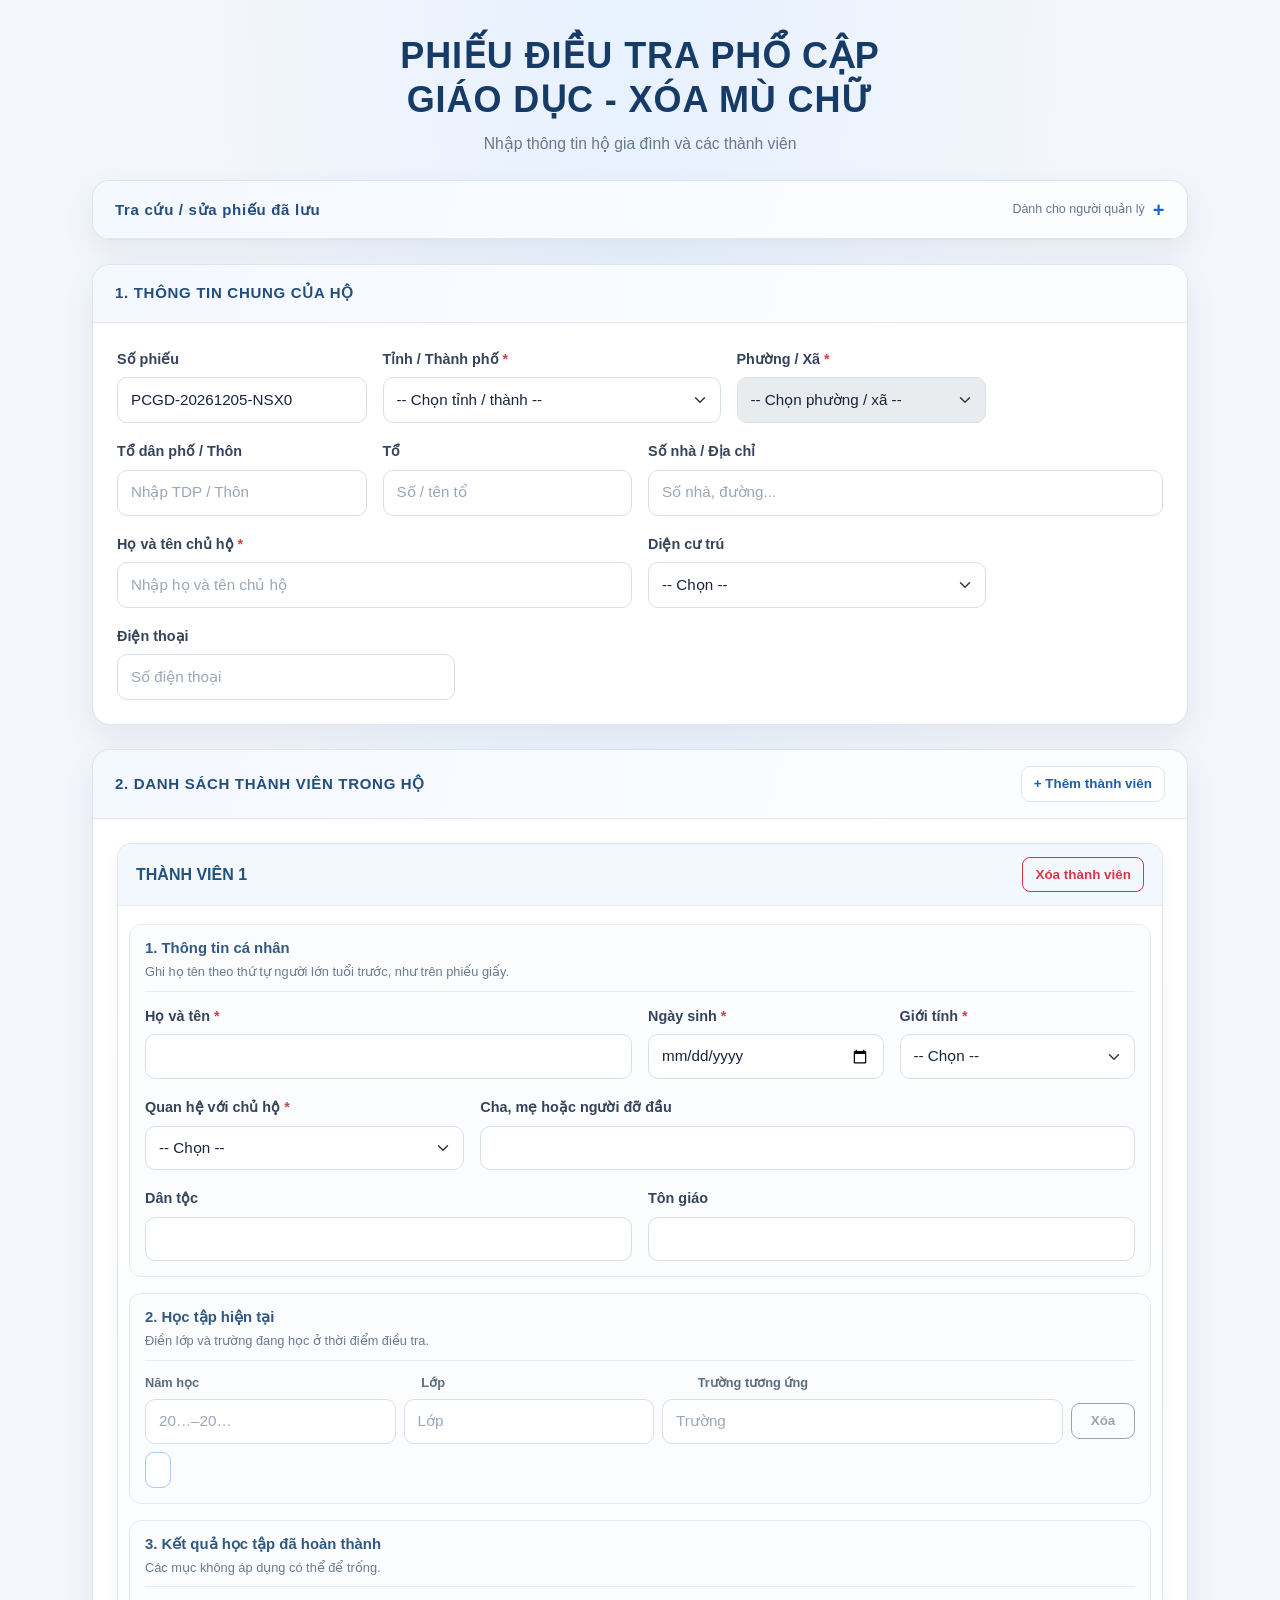
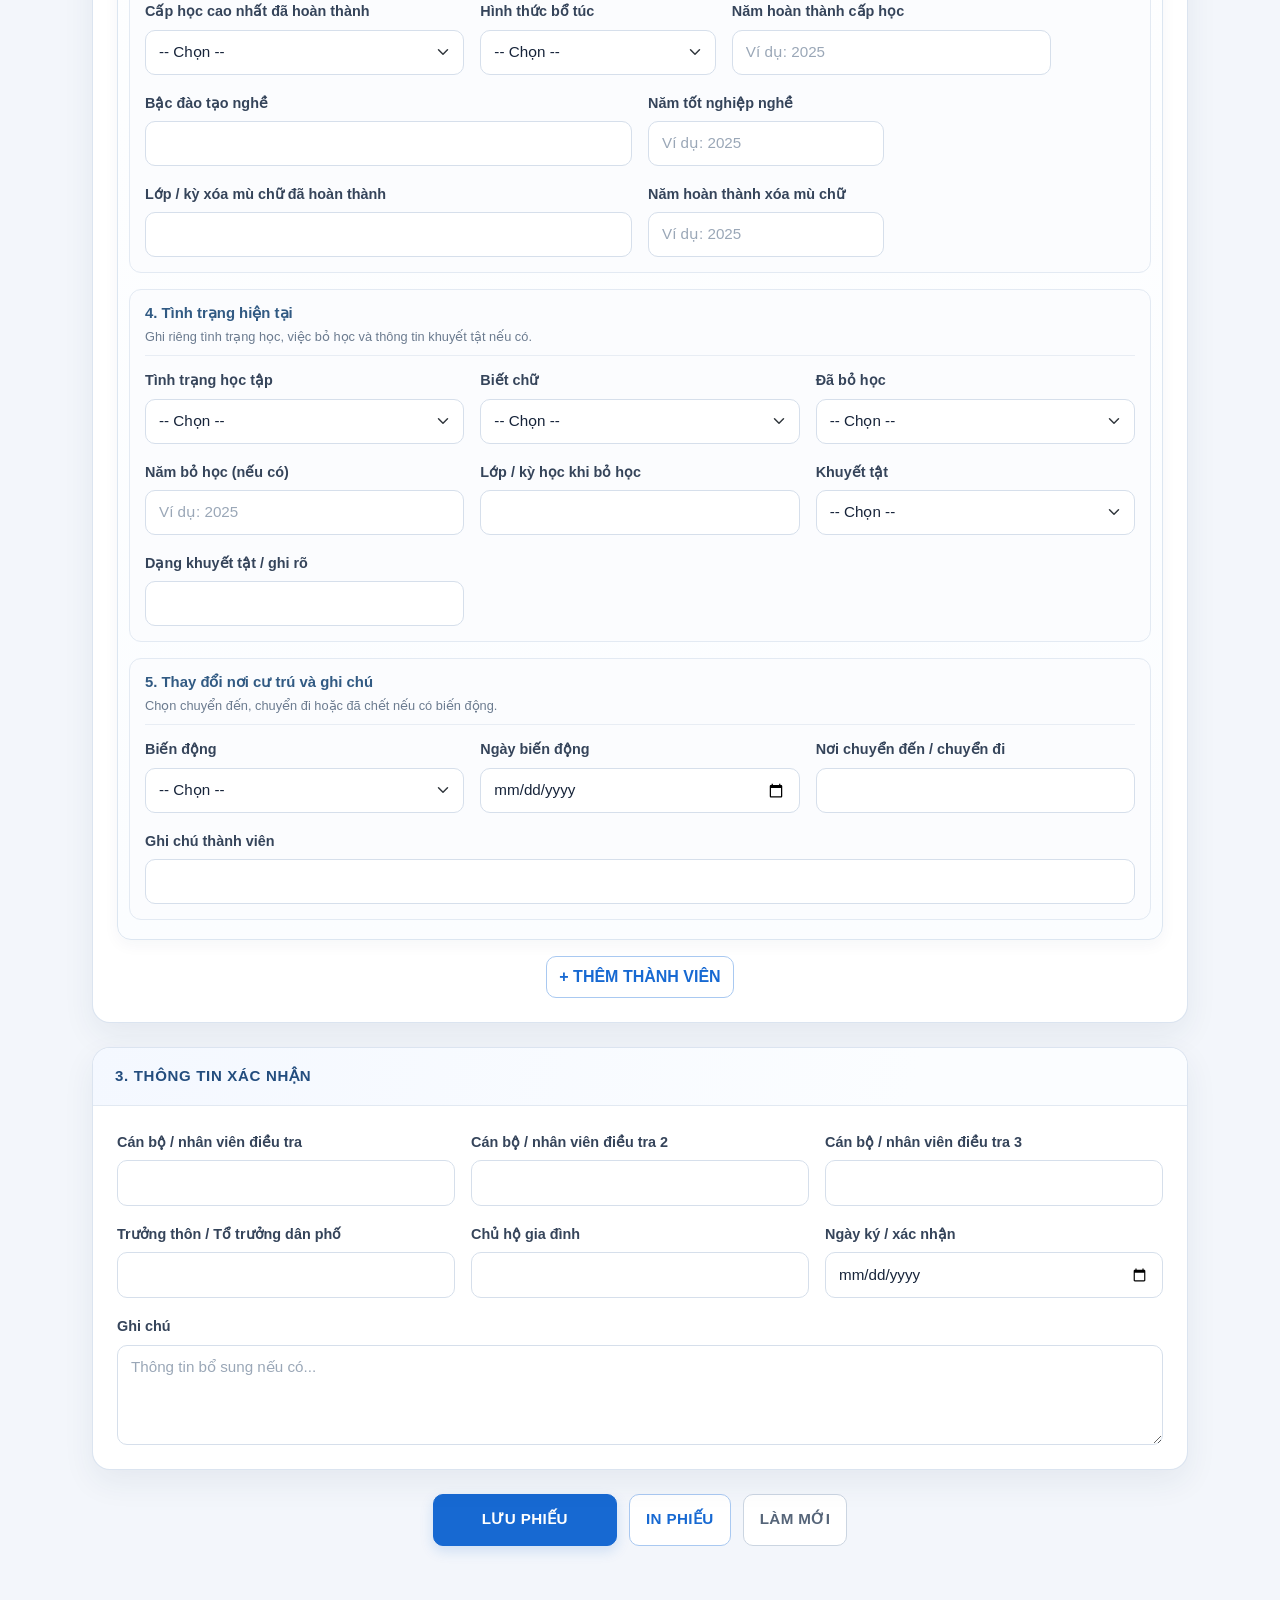
<file: index.html>
<!DOCTYPE html>
<html lang="vi">

<head>
    <meta charset="UTF-8">

    <meta
        name="viewport"
        content="width=device-width, initial-scale=1.0">

    <title>Phiếu điều tra phổ cập giáo dục - Xóa mù chữ</title>

    <!-- Bootstrap -->
    <link
        href="https://cdn.jsdelivr.net/npm/bootstrap@5.3.8/dist/css/bootstrap.min.css"
        rel="stylesheet">

    <!-- CSS của project -->
    <link
        rel="stylesheet"
        href="style.css">
</head>

<body>

<div class="container-fluid py-3 py-md-4">

    <!-- ================================================= -->
    <!-- TIÊU ĐỀ -->
    <!-- ================================================= -->

    <div class="text-center mb-4">

        <h1 class="page-title">
            PHIẾU ĐIỀU TRA PHỔ CẬP GIÁO DỤC - XÓA MÙ CHỮ
        </h1>

        <p class="text-muted mb-0">
            Nhập thông tin hộ gia đình và các thành viên
        </p>

    </div>

    <details class="card form-card lookup-panel mb-4" id="lookupCard">
        <summary class="card-header section-header">Tra cứu / sửa phiếu đã lưu <span>Dành cho người quản lý</span></summary>
        <div class="card-body">
            <div class="row g-3 align-items-end">
                <div class="col-md-4">
                    <label for="lookupSoPhieu" class="form-label">Số phiếu cần tra cứu</label>
                    <input type="text" id="lookupSoPhieu" class="form-control" autocomplete="off" placeholder="Nhập số phiếu">
                </div>
                <div class="col-md-4">
                    <label for="lookupPin" class="form-label">Mã quản lý</label>
                    <input type="password" id="lookupPin" class="form-control" autocomplete="off" placeholder="Mã do người quản lý cấp">
                </div>
                <div class="col-md-4">
                    <button type="button" id="btnTimPhieu" class="btn btn-outline-primary w-100">TRA CỨU PHIẾU</button>
                </div>
            </div>
            <p id="lookupStatus" class="small text-muted mt-3 mb-0" role="status">Chỉ người có mã quản lý mới tra cứu và sửa được phiếu.</p>
        </div>
    </details>


    <!-- ================================================= -->
    <!-- THÔNG TIN CHUNG CỦA PHIẾU -->
    <!-- ================================================= -->

    <div class="card form-card mb-4">

        <div class="card-header section-header">
            <span>1. THÔNG TIN CHUNG CỦA HỘ</span>
        </div>

        <div class="card-body">

            <div class="row g-3">

                <!-- Số phiếu -->

                <div class="col-md-3">

                    <label
                        for="soPhieu"
                        class="form-label">

                        Số phiếu

                    </label>

                    <input
                        type="text"
                        id="soPhieu"
                        class="form-control"
                        placeholder="Tự động">

                </div>


                <!-- Phường -->

                <div class="col-md-3">

                    <label
                        for="phuong"
                        class="form-label required">

                        Phường / Xã

                    </label>

                    <select
                        id="phuong"
                        class="form-select">

                        <option value="">
                            -- Chọn phường / xã --
                        </option>

                    </select>

                </div>


                <!-- TDP -->

                <div class="col-md-3">

                    <label
                        for="toDanPho"
                        class="form-label">

                        Tổ dân phố / Thôn

                    </label>

                    <input
                        type="text"
                        id="toDanPho"
                        class="form-control"
                        placeholder="Nhập TDP / Thôn">

                </div>

                <div class="col-md-3">
                    <label for="toNhom" class="form-label">Tổ</label>
                    <input type="text" id="toNhom" class="form-control" placeholder="Số / tên tổ">
                </div>


                <!-- Số nhà -->

                <div class="col-md-6">

                    <label
                        for="soNha"
                        class="form-label">

                        Số nhà / Địa chỉ

                    </label>

                    <input
                        type="text"
                        id="soNha"
                        class="form-control"
                        placeholder="Số nhà, đường...">

                </div>


                <!-- Họ tên chủ hộ -->

                <div class="col-md-6">

                    <label
                        for="chuHo"
                        class="form-label required">

                        Họ và tên chủ hộ

                    </label>

                    <input
                        type="text"
                        id="chuHo"
                        class="form-control"
                        placeholder="Nhập họ và tên chủ hộ">

                </div>


                <!-- Diện cư trú -->

                <div class="col-md-4">

                    <label
                        for="dienCuTru"
                        class="form-label">

                        Diện cư trú

                    </label>

                    <select
                        id="dienCuTru"
                        class="form-select">

                        <option value="">
                            -- Chọn --
                        </option>

                        <option value="Thường trú">
                            Thường trú
                        </option>

                        <option value="Tạm trú">
                            Tạm trú
                        </option>

                        <option value="Khác">
                            Khác
                        </option>

                    </select>

                </div>


                <!-- Điện thoại -->

                <div class="col-md-4">

                    <label
                        for="dienThoai"
                        class="form-label">

                        Điện thoại

                    </label>

                    <input
                        type="tel"
                        id="dienThoai"
                        class="form-control"
                        placeholder="Số điện thoại">

                </div>

            </div>

        </div>

    </div>



    <!-- ================================================= -->
    <!-- DANH SÁCH THÀNH VIÊN -->
    <!-- ================================================= -->

    <div class="card form-card mb-4">

        <div class="card-header section-header d-flex justify-content-between align-items-center">

            <span>
                2. DANH SÁCH THÀNH VIÊN TRONG HỘ
            </span>

            <button
                type="button"
                id="btnThemThanhVien"
                class="btn btn-light btn-sm">

                + Thêm thành viên

            </button>

        </div>


        <div class="card-body">

            <div id="memberList">

                <!-- Thành viên sẽ được JavaScript tạo tại đây -->

            </div>


            <!-- Nút thêm ở cuối danh sách -->

            <div class="text-center mt-3">

                <button
                    type="button"
                    id="btnThemThanhVienBottom"
                    class="btn btn-outline-primary">

                    + THÊM THÀNH VIÊN

                </button>

            </div>

        </div>

    </div>



    <!-- ================================================= -->
    <!-- THÔNG TIN CUỐI PHIẾU -->
    <!-- ================================================= -->

    <div class="card form-card mb-4">

        <div class="card-header section-header">

            3. THÔNG TIN XÁC NHẬN

        </div>


        <div class="card-body">

            <div class="row g-3">

                <!-- Cán bộ điều tra -->

                <div class="col-md-4">

                    <label
                        for="canBoDieuTra"
                        class="form-label">

                        Cán bộ / nhân viên điều tra

                    </label>

                    <input
                        type="text"
                        id="canBoDieuTra"
                        class="form-control">

                </div>

                <div class="col-md-4">
                    <label for="canBoDieuTra2" class="form-label">Cán bộ / nhân viên điều tra 2</label>
                    <input type="text" id="canBoDieuTra2" class="form-control">
                </div>

                <div class="col-md-4">
                    <label for="canBoDieuTra3" class="form-label">Cán bộ / nhân viên điều tra 3</label>
                    <input type="text" id="canBoDieuTra3" class="form-control">
                </div>


                <!-- Trưởng thôn -->

                <div class="col-md-4">

                    <label
                        for="truongThon"
                        class="form-label">

                        Trưởng thôn / Tổ trưởng dân phố

                    </label>

                    <input
                        type="text"
                        id="truongThon"
                        class="form-control">

                </div>


                <!-- Chủ hộ xác nhận -->

                <div class="col-md-4">

                    <label
                        for="chuHoXacNhan"
                        class="form-label">

                        Chủ hộ gia đình

                    </label>

                    <input
                        type="text"
                        id="chuHoXacNhan"
                        class="form-control">

                </div>

                <div class="col-md-4">
                    <label for="ngayXacNhan" class="form-label">Ngày ký / xác nhận</label>
                    <input type="date" id="ngayXacNhan" class="form-control">
                </div>


                <!-- Ghi chú -->

                <div class="col-12">

                    <label
                        for="ghiChu"
                        class="form-label">

                        Ghi chú

                    </label>

                    <textarea
                        id="ghiChu"
                        class="form-control"
                        rows="3"
                        placeholder="Thông tin bổ sung nếu có..."></textarea>

                </div>

            </div>

        </div>

    </div>



    <!-- ================================================= -->
    <!-- NÚT CHỨC NĂNG -->
    <!-- ================================================= -->

    <div class="action-area text-center mb-5">

        <button
            type="button"
            id="btnLuu"
            class="btn btn-primary btn-lg px-5">

            LƯU PHIẾU

        </button>

        <button
            type="button"
            id="btnInPhieu"
            class="btn btn-outline-primary btn-lg">

            IN PHIẾU

        </button>


        <button
            type="button"
            id="btnLamMoi"
            class="btn btn-outline-secondary btn-lg ms-2">

            LÀM MỚI

        </button>

    </div>

</div>


<!-- Nội dung dựng riêng cho bản in -->
<div id="printPages" aria-hidden="true"></div>



<!-- ================================================= -->
<!-- MODAL THÔNG BÁO -->
<!-- ================================================= -->

<div
    class="modal fade"
    id="messageModal"
    tabindex="-1"
    aria-hidden="true">

    <div class="modal-dialog modal-dialog-centered">

        <div class="modal-content">

            <div class="modal-header">

                <h5
                    class="modal-title"
                    id="messageTitle">

                    Thông báo

                </h5>

                <button
                    type="button"
                    class="btn-close"
                    data-bs-dismiss="modal">
                </button>

            </div>

            <div
                class="modal-body"
                id="messageBody">

            </div>

            <div class="modal-footer">

                <button
                    type="button"
                    class="btn btn-primary"
                    data-bs-dismiss="modal">

                    Đóng

                </button>

            </div>

        </div>

    </div>

</div>



<!-- ================================================= -->
<!-- BOOTSTRAP JS -->
<!-- ================================================= -->

<script
    src="https://cdn.jsdelivr.net/npm/bootstrap@5.3.8/dist/js/bootstrap.bundle.min.js">
</script>


<!-- ================================================= -->
<!-- JAVASCRIPT PROJECT -->
<!-- ================================================= -->

<script src="js/address.js"></script>
<script src="js/api.js"></script>
<script src="js/app.js"></script>

</body>

</html>
</file>
<file: style.css>
/* =========================================================
   Phiếu điều tra phổ cập giáo dục - Xóa mù chữ
   Giao diện responsive cho Bootstrap 5
   ========================================================= */

:root {
    color-scheme: light;
    --page-bg: #f3f6fb;
    --surface: #ffffff;
    --surface-soft: #f8faff;
    --ink: #17243a;
    --muted: #68778d;
    --line: #e2e9f2;
    --primary: #1769d2;
    --primary-dark: #1056b2;
    --primary-soft: #eaf3ff;
    --teal: #168b88;
    --danger: #c74747;
    --shadow: 0 12px 32px rgba(30, 55, 90, .07);
    --radius: 18px;
}

*, *::before, *::after { box-sizing: border-box; }
html { min-width: 320px; scroll-behavior: smooth; }
body {
    min-height: 100vh;
    margin: 0;
    color: var(--ink);
    background: radial-gradient(ellipse at 50% -15%, #e5f0ff 0, transparent 48%), var(--page-bg);
    font-family: "Segoe UI", Roboto, "Helvetica Neue", Arial, sans-serif;
    font-size: 15px;
    line-height: 1.55;
    -webkit-font-smoothing: antialiased;
}

.container-fluid {
    width: min(100% - 32px, 1120px);
    margin-inline: auto;
}

/* Page heading */
.page-title {
    max-width: 900px;
    margin: 10px auto 10px;
    color: #173b67;
    font-size: clamp(1.45rem, 3vw, 2.25rem);
    font-weight: 800;
    line-height: 1.22;
    letter-spacing: .025em;
    text-wrap: balance;
}
.text-center > .text-muted {
    color: var(--muted) !important;
    font-size: .98rem;
}

/* Main sections */
.form-card {
    overflow: hidden;
    border: 1px solid rgba(216, 226, 239, .9);
    border-radius: var(--radius);
    background: var(--surface);
    box-shadow: var(--shadow);
}
.form-card > .section-header {
    min-height: 58px;
    padding: 16px 22px;
    border: 0;
    border-bottom: 1px solid var(--line);
    background: linear-gradient(105deg, #f4f8ff, #fbfdff 75%);
    color: #234d7e;
    font-size: .94rem;
    font-weight: 800;
    letter-spacing: .045em;
}
.form-card > .section-header span { line-height: 1.35; }
.form-card > .card-body { padding: 24px; }
.lookup-panel > summary {
    display: flex;
    align-items: center;
    gap: 8px;
    cursor: pointer;
    list-style: none;
    user-select: none;
}
.lookup-panel > summary::-webkit-details-marker { display: none; }
.lookup-panel > summary span { margin-left: auto; color: var(--muted); font-size: .78rem; font-weight: 500; letter-spacing: 0; }
.lookup-panel > summary::after { content: "+"; color: var(--primary); font-size: 1.25rem; line-height: 1; }
.lookup-panel[open] > summary::after { content: "−"; }
.lookup-panel > summary:focus-visible { outline: 3px solid rgba(23, 105, 210, .28); outline-offset: -3px; }

/* Labels and controls */
.form-label {
    display: inline-block;
    margin-bottom: 7px;
    color: #35445a;
    font-size: .9rem;
    font-weight: 650;
}
.form-label.required::after {
    content: " *";
    color: var(--danger);
    font-weight: 800;
}
.form-control, .form-select {
    min-height: 46px;
    border: 1px solid #d6dfeb;
    border-radius: 10px;
    background-color: #fff;
    color: var(--ink);
    font-size: .95rem;
    transition: border-color .18s ease, box-shadow .18s ease, background-color .18s ease;
}
.form-control { padding: 10px 13px; }
.form-select { padding: 10px 38px 10px 13px; }
.form-control::placeholder { color: #9aa7b7; opacity: 1; }
.form-control:hover, .form-select:hover { border-color: #aebed1; }
.form-control:focus, .form-select:focus {
    border-color: #73a8ed;
    background-color: #fff;
    box-shadow: 0 0 0 .22rem rgba(23, 105, 210, .13);
    color: var(--ink);
}
textarea.form-control { min-height: 100px; resize: vertical; }
.form-check-input { border-color: #b9c7d8; }
.form-check-input:checked { border-color: var(--primary); background-color: var(--primary); }
.form-check-input:focus { border-color: #73a8ed; box-shadow: 0 0 0 .2rem rgba(23, 105, 210, .15); }

/* Buttons */
.btn {
    min-height: 42px;
    border-radius: 10px;
    font-weight: 700;
    transition: transform .16s ease, box-shadow .16s ease, background-color .16s ease;
}
.btn:hover { transform: translateY(-1px); }
.btn:active { transform: translateY(0); }
.btn-primary {
    border-color: var(--primary);
    background: var(--primary);
    box-shadow: 0 5px 13px rgba(23, 105, 210, .17);
}
.btn-primary:hover, .btn-primary:focus-visible {
    border-color: var(--primary-dark);
    background: var(--primary-dark);
    box-shadow: 0 7px 18px rgba(23, 105, 210, .22);
}
.btn-outline-primary { border-color: #a9c9f1; color: var(--primary); background: #fff; }
.btn-outline-primary:hover { border-color: var(--primary); background: var(--primary-soft); color: var(--primary-dark); }
.btn-outline-secondary { border-color: #cbd5e1; color: #566579; background: #fff; }
.btn-outline-secondary:hover { border-color: #aab7c7; background: #f4f6f9; color: #334155; }
.btn-light {
    border: 1px solid #dbe8f8;
    background: #fff;
    color: #1c5eaa;
}
.btn-light:hover { border-color: #b9d3f3; background: #f0f6ff; color: #124d91; }
.btn-sm { min-height: 36px; padding: 6px 12px; border-radius: 9px; font-size: .84rem; }
.btn-lg { min-height: 52px; padding-top: 12px; padding-bottom: 12px; font-size: .95rem; letter-spacing: .025em; }
button:focus-visible { outline: 3px solid rgba(23, 105, 210, .28); outline-offset: 2px; }

/* Member cards (supports dynamically generated markup and common class names) */
#memberList { display: grid; gap: 16px; }
#memberList:empty::before {
    content: "Chưa có thành viên. Nhấn “Thêm thành viên” để bắt đầu nhập.";
    display: block;
    padding: 26px 18px;
    border: 1px dashed #cbd8e7;
    border-radius: 13px;
    background: var(--surface-soft);
    color: var(--muted);
    text-align: center;
}
.member-card, .thanh-vien-card, .member-item, .member-row, .card-member {
    position: relative;
    padding: 19px;
    border: 1px solid #dce6f1;
    border-radius: 14px;
    background: linear-gradient(180deg, #fff, #fbfdff);
    box-shadow: 0 5px 16px rgba(30, 55, 90, .045);
}
.member-card h3, .member-card h4, .thanh-vien-card h3, .thanh-vien-card h4,
.member-item h3, .member-item h4, .member-title {
    margin: 0 0 16px;
    color: #24527f;
    font-size: 1rem;
    font-weight: 800;
}
.member-card .card-header, .thanh-vien-card .card-header, .member-item .card-header {
    margin: -19px -19px 18px;
    padding: 13px 18px;
    border-bottom: 1px solid #e4ebf4;
    border-radius: 13px 13px 0 0;
    background: #f3f8ff;
    color: #24527f;
    font-weight: 750;
}
.member-card .form-control, .member-card .form-select,
.thanh-vien-card .form-control, .thanh-vien-card .form-select,
.member-item .form-control, .member-item .form-select { min-height: 43px; }
.member-input-section {
    padding: 15px;
    border: 1px solid #e3eaf3;
    border-radius: 12px;
    background: #fbfcfe;
}
.member-subsection-heading { margin: 0 0 12px; padding-bottom: 9px; border-bottom: 1px solid #e8edf4; }
.member-subsection-heading h4 { margin: 0; color: #315a83; font-size: .93rem; font-weight: 800; }
.member-subsection-heading p { margin: 4px 0 0; color: #6b7b8f; font-size: .8rem; }
.study-history-labels, .study-history-row {
    display: grid;
    grid-template-columns: 1fr 1fr 1.6fr auto;
    align-items: center;
    gap: 8px;
}
.study-history-labels { margin-bottom: 6px; color: #5c6d82; font-size: .8rem; font-weight: 700; }
.study-history-row + .study-history-row { margin-top: 8px; }
.study-history-row .form-control { min-height: 42px; }
.study-history-remove { min-width: 64px; }
#memberList .btn-danger, #memberList .btn-outline-danger {
    min-height: 35px;
    border-radius: 8px;
    font-size: .84rem;
}

/* Save actions */
.action-area { display: flex; justify-content: center; align-items: center; gap: 12px; flex-wrap: wrap; }
.action-area .btn { margin: 0 !important; }

/* Message modal */
.modal-content {
    overflow: hidden;
    border: 1px solid rgba(216, 226, 239, .9);
    border-radius: 16px;
    box-shadow: 0 22px 70px rgba(19, 39, 69, .22);
}
.modal-header { padding: 18px 22px; border-bottom-color: var(--line); background: #f7faff; }
.modal-title { color: #234d7e; font-size: 1.08rem; font-weight: 800; }
.modal-body { padding: 22px; color: #3c4b60; }
.modal-footer { padding: 12px 22px 18px; border-top-color: var(--line); }
.modal-backdrop.show { opacity: .48; }

/* Validation */
.was-validated .form-control:invalid, .form-control.is-invalid,
.was-validated .form-select:invalid, .form-select.is-invalid { border-color: #dc6868; }
.invalid-feedback { font-size: .82rem; }

@media (min-width: 768px) {
    .container-fluid { width: min(100% - 48px, 1120px); }
}

@media (max-width: 767.98px) {
    body { font-size: 14px; }
    .container-fluid { width: min(100% - 22px, 600px); }
    .page-title { margin-top: 7px; font-size: clamp(1.28rem, 6vw, 1.75rem); }
    .text-center > .text-muted { font-size: .9rem; }
    .form-card { margin-bottom: 16px !important; border-radius: 14px; }
    .form-card > .section-header { min-height: 54px; padding: 13px 15px; font-size: .83rem; gap: 10px; }
    .form-card > .card-body { padding: 17px 15px; }
    .form-label { font-size: .86rem; }
    .form-control, .form-select { min-height: 45px; font-size: 16px; }
    .member-card, .thanh-vien-card, .member-item, .member-row, .card-member { padding: 15px; }
    .member-card .card-header, .thanh-vien-card .card-header, .member-item .card-header { margin: -15px -15px 15px; padding: 12px 15px; }
    .member-input-section { padding: 12px; border-radius: 10px; }
    .member-subsection-heading { margin-bottom: 10px; }
    .study-history-labels { display: none; }
    .study-history-row { grid-template-columns: 1fr 1fr; }
    .study-history-row input:nth-child(3), .study-history-remove { grid-column: 1 / -1; }
    .study-history-remove { justify-self: end; }
    .action-area { display: grid; grid-template-columns: 1fr; gap: 10px; }
    .action-area .btn { width: 100%; }
    #btnThemThanhVien { flex: 0 0 auto; white-space: nowrap; }
}

@media (max-width: 420px) {
    .container-fluid { width: calc(100% - 16px); }
    .form-card > .section-header { align-items: flex-start !important; }
    .form-card > .section-header span { max-width: 68%; }
    #btnThemThanhVien { padding-inline: 9px; font-size: .77rem; }
    .form-card > .card-body { padding: 15px 12px; }
    .modal-dialog { margin: 12px; }
}

@media (prefers-reduced-motion: reduce) {
    *, *::before, *::after { scroll-behavior: auto !important; transition-duration: .01ms !important; }
}

/* Printable layout follows the supplied two-page paper form. */
#printPages { display: none; }

@page { size: A4 landscape; margin: 5mm; }

@media print {
    html, body { width: 100%; height: auto; margin: 0 !important; padding: 0 !important; background: #fff !important; }
    body { color: #111; font-family: "Times New Roman", serif; }
    body > :not(#printPages) { display: none !important; }
    #printPages { display: block !important; color: #111; }
    .print-sheet {
        width: 100%; height: 200mm; page-break-after: always; break-after: page;
        overflow: hidden; page-break-inside: avoid; break-inside: avoid;
    }
    .print-sheet:last-child { page-break-after: auto; break-after: auto; }
    .print-page-number { height: 5mm; text-align: center; font-size: 8pt; line-height: 5mm; }
    .print-household-table, .print-members { width: 100%; border-collapse: collapse; table-layout: fixed; }
    .print-household-table { height: 27mm; margin-bottom: 1mm; font-size: 8pt; line-height: 1.15; }
    .print-household-table col:nth-child(1) { width: 30%; }
    .print-household-table col:nth-child(2) { width: 55%; }
    .print-household-table col:nth-child(3) { width: 15%; }
    .print-household-table td, .print-household-table th { border: 1px solid #222; padding: 1.5mm 2mm; vertical-align: middle; }
    .print-household-table th { text-align: center; font-size: 10pt; }
    .print-form-number-value { color: transparent !important; }
    .print-to { display: inline-block; margin-left: 18mm; }
    .print-members { font-size: 6.4pt; line-height: 1.08; }
    .print-members th, .print-members td { border: 1px solid #222; padding: .7mm .6mm; vertical-align: middle; overflow-wrap: anywhere; }
    .print-members thead th { text-align: center; font-weight: 700; }
    .print-members thead tr:nth-child(1) { height: 8mm; }
    .print-members thead tr:nth-child(2) { height: 7mm; }
    .print-members thead tr:nth-child(3) { height: 13mm; }
    .print-members thead small { font-size: 5.8pt; font-weight: 400; }
    .print-members .c-stt { width: 2%; }
    .print-members .c-person { width: 18%; }
    .print-members .c-year { width: 5%; }
    .print-members .c-class { width: 6%; }
    .print-members .c-school { width: 9%; }
    .print-members .c-level { width: 4%; }
    .print-members .c-supplement { width: 3%; }
    .print-members .c-year-grad { width: 4%; }
    .print-members .c-vocational { width: 4%; }
    .print-members .c-year-voc { width: 4%; }
    .print-members .c-xmc { width: 7%; }
    .print-members .c-year-xmc { width: 4%; }
    .print-members .c-dropout { width: 7%; }
    .print-members .c-year-dropout { width: 4%; }
    .print-members .c-disability { width: 5%; }
    .print-members .c-movement { width: 8%; }
    .print-members .c-notes { width: 6%; }
    .print-page-one .print-member-line { height: 9.5mm; }
    .print-page-two .print-member-line, .print-overflow-page .print-member-line { height: 6.3mm; }
    .print-members .print-stt { text-align: center; font-weight: 700; font-size: 8pt; }
    .print-members .print-person { text-align: left; padding-left: 1.5mm; }
    .print-members .print-name { font-weight: 700; }
    .print-members .print-year { text-align: center; white-space: nowrap; font-weight: 700; }
    .print-signatures {
        width: 100%; height: 38mm; margin-top: 2mm; border-collapse: collapse;
        table-layout: fixed; font-size: 6.7pt; line-height: 1.15; text-align: center;
    }
    .print-signatures .signature-role-col { width: 34%; }
    .print-signatures .signature-date-col { width: 22%; }
    .print-signatures .signature-name-col { width: 26%; }
    .print-signatures .signature-ubnd-col { width: 18%; }
    .print-signatures th, .print-signatures td { border: 1px solid #222; padding: 1mm; vertical-align: middle; }
    .print-signatures th { font-weight: 700; }
    .print-signature-head { height: 5mm; }
    .print-signature-head th:first-child { text-align: center; }
    .print-signature-date { white-space: nowrap; font-weight: 700; }
    .print-signature-name { height: 6mm; text-align: center; font-weight: 700; }
    .print-ubnd { height: 100%; display: flex; flex-direction: column; align-items: center; justify-content: center; gap: 2mm; }
    .print-ubnd b { font-size: 7.5pt; }
    .print-ubnd span:last-child { font-style: italic; }
}
</file>
